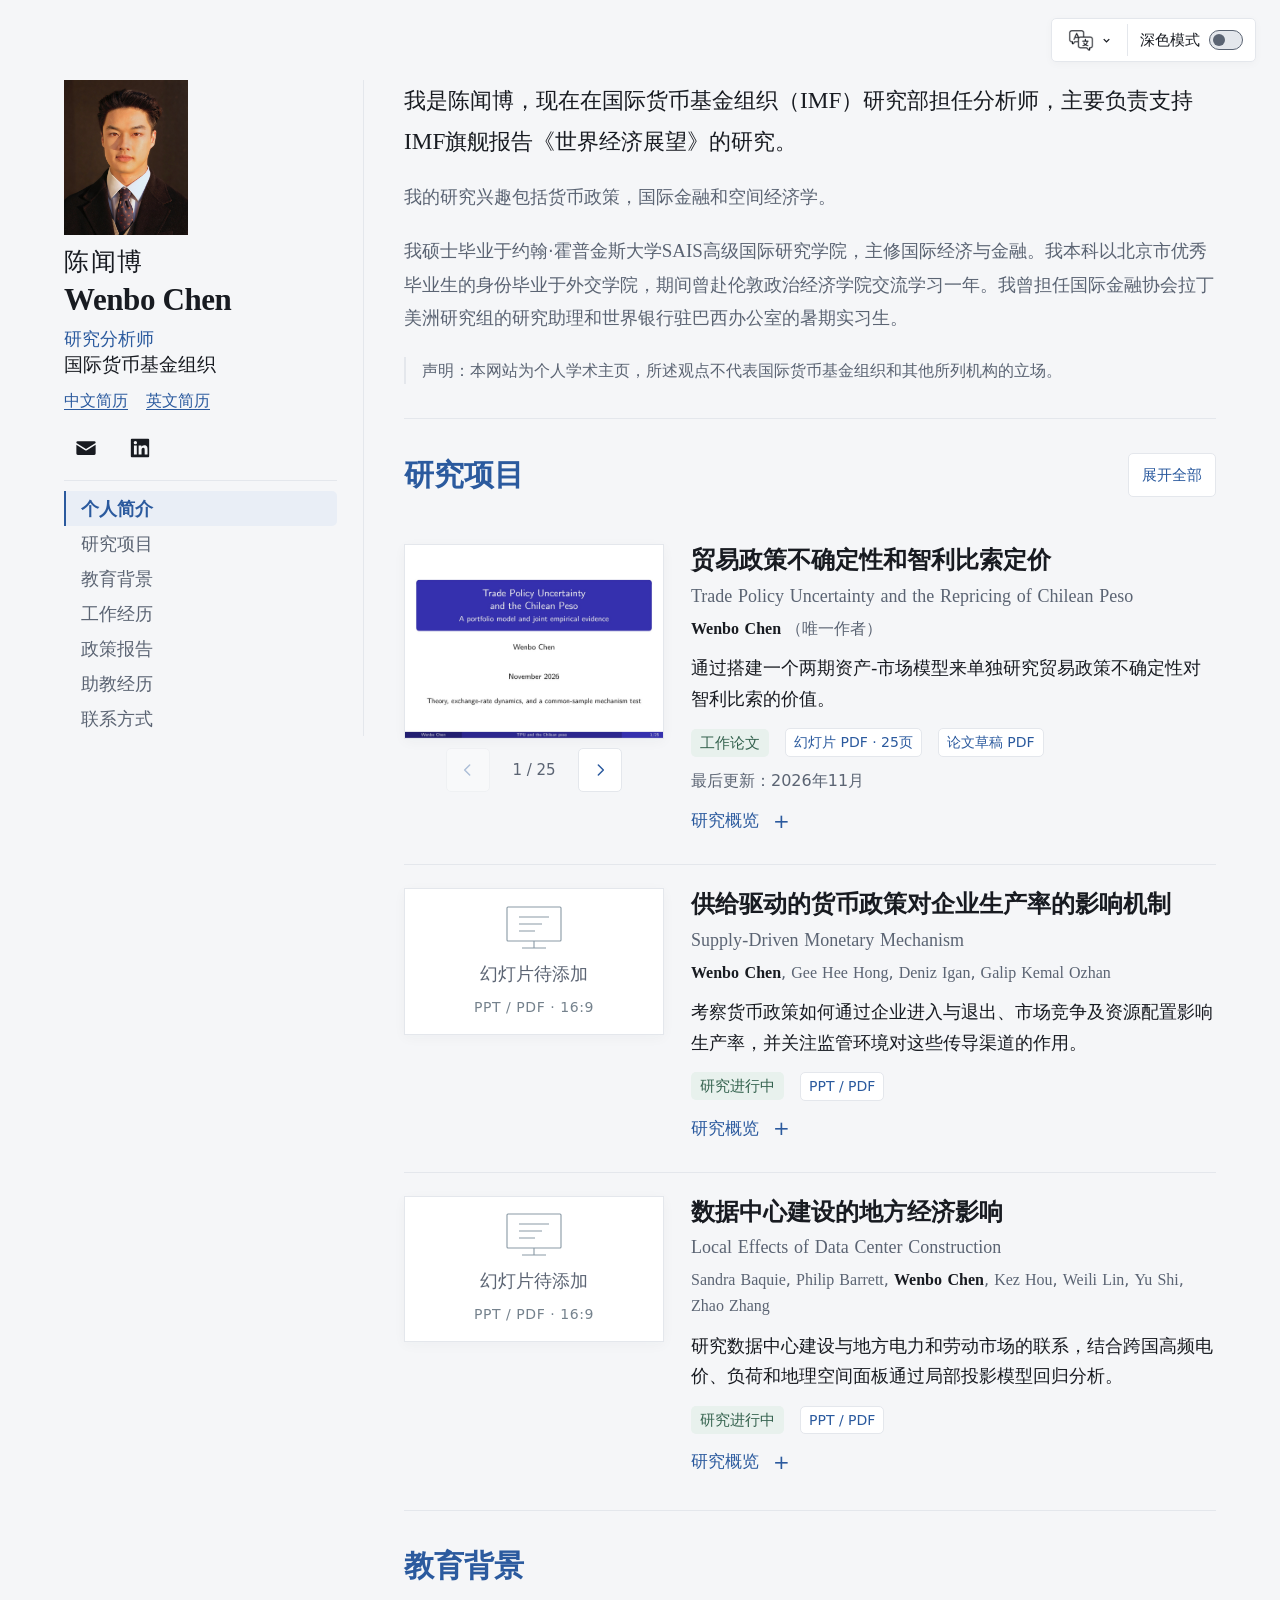
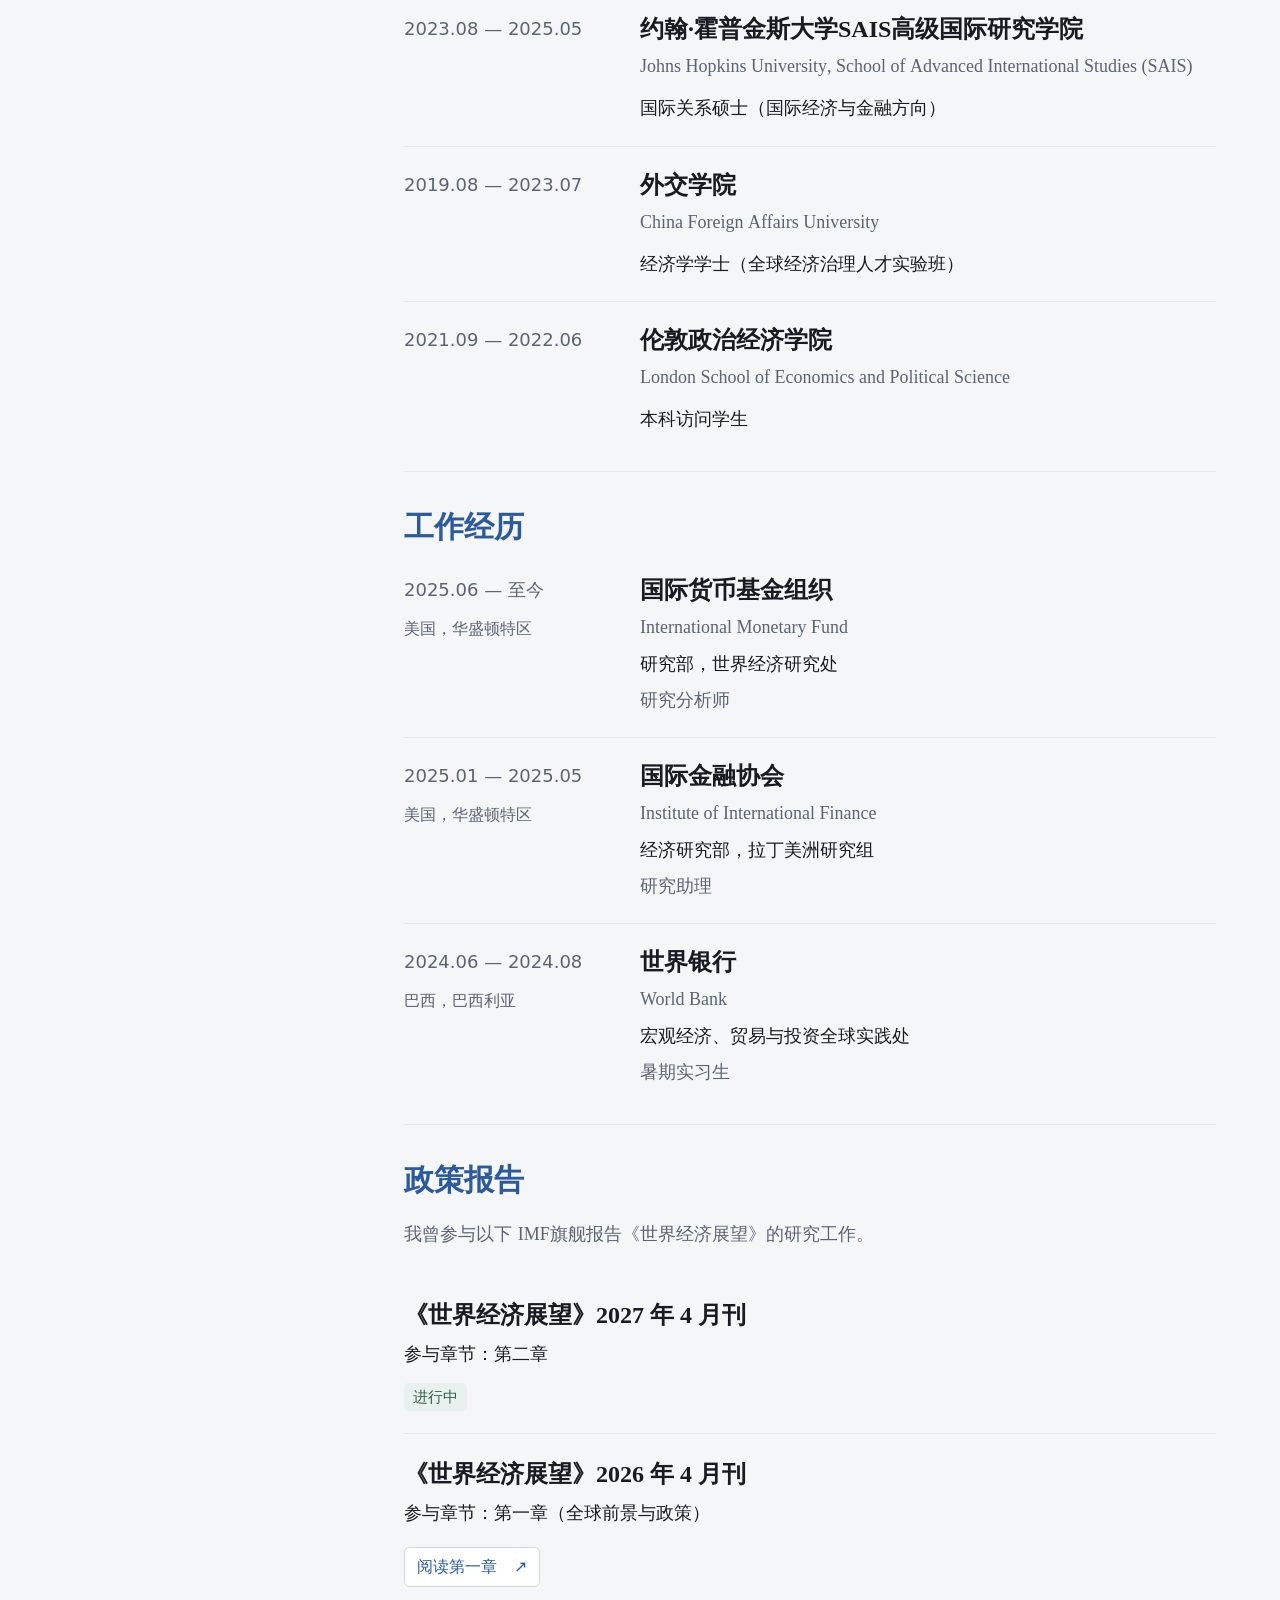
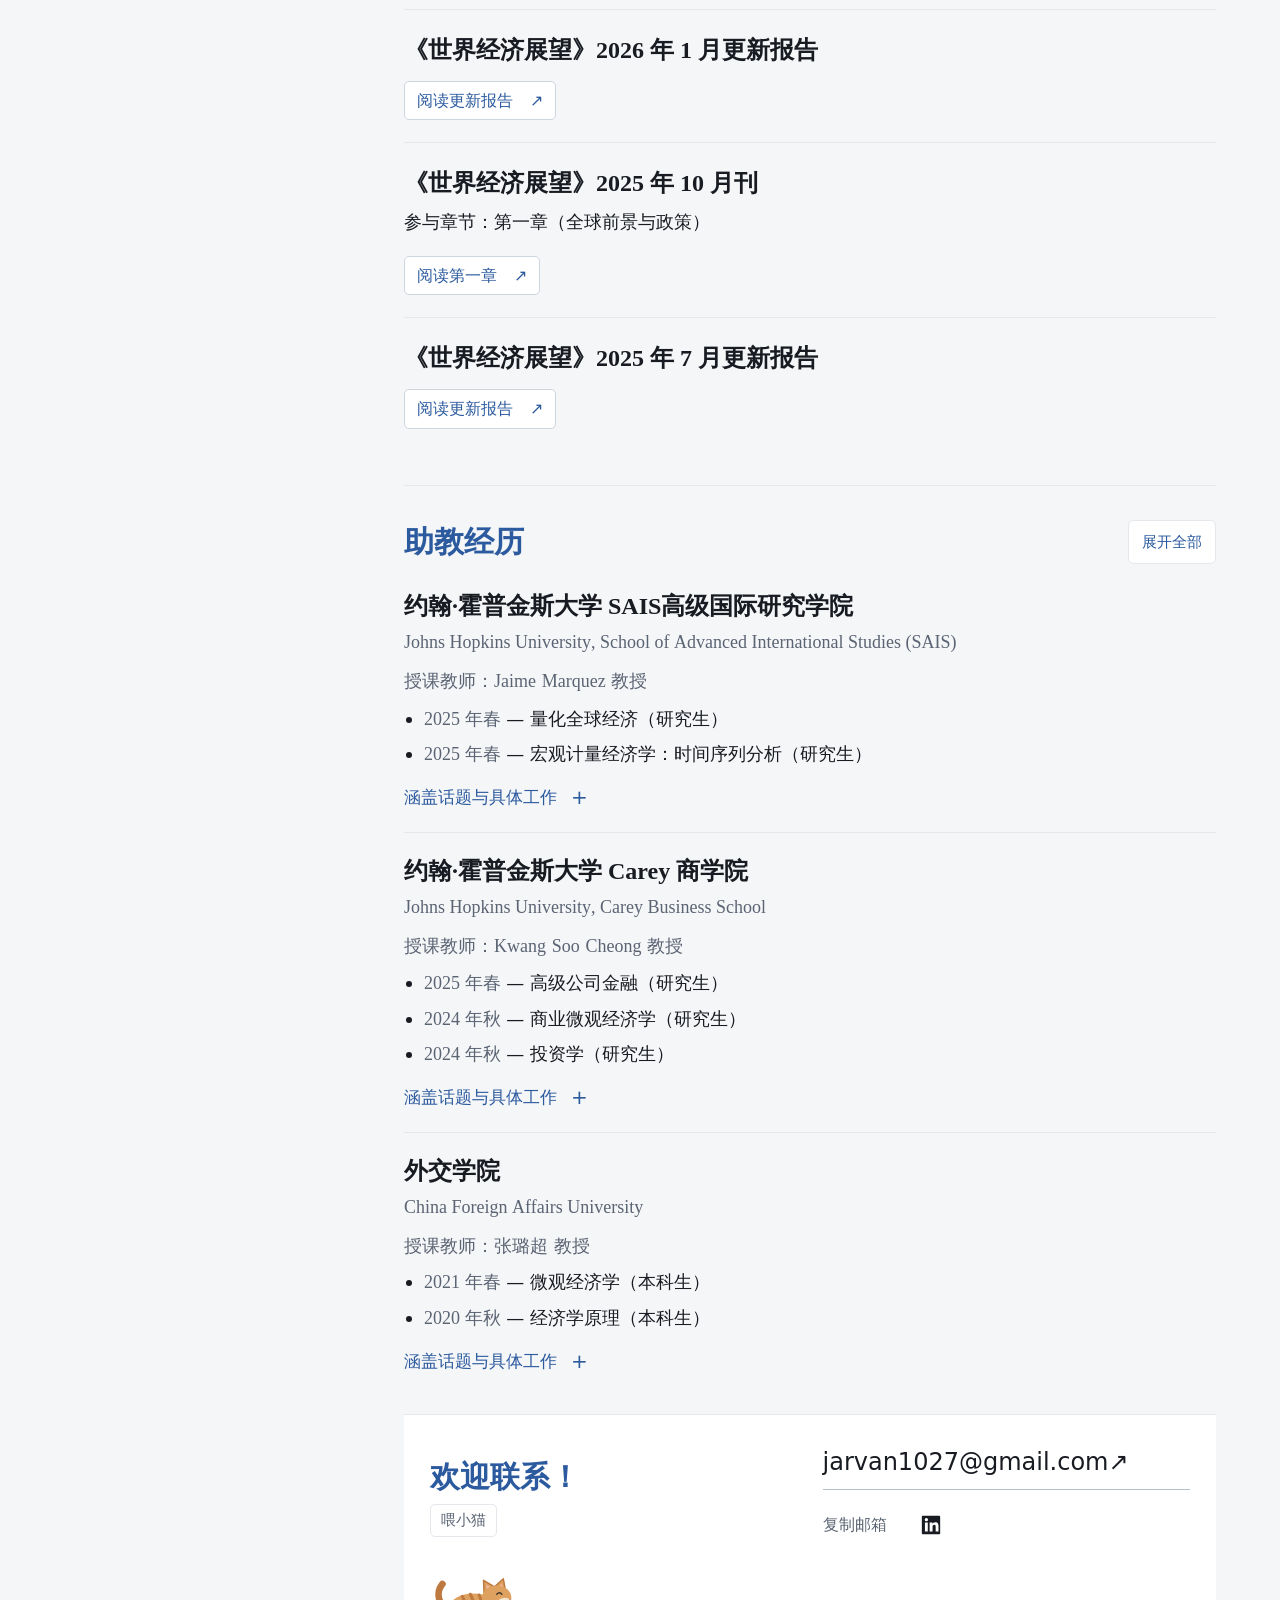
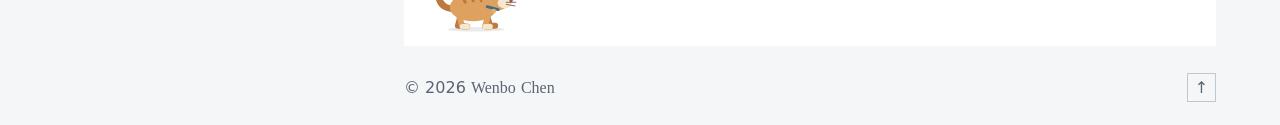
<file: index.html>
<!doctype html>
<html lang="zh-CN">
<head>
  <meta charset="UTF-8"><meta name="viewport" content="width=device-width,initial-scale=1">
  <title>陈闻博 Wenbo Chen｜个人学术主页</title>
  <meta property="og:title" content="陈闻博 Wenbo Chen｜个人学术主页">
  <meta name="twitter:title" content="陈闻博 Wenbo Chen｜个人学术主页">
  <meta property="og:image" content="https://wenbochen1027.github.io/assets/share-portrait.jpg">
  <meta property="og:image:secure_url" content="https://wenbochen1027.github.io/assets/share-portrait.jpg">
  <meta property="og:image:type" content="image/jpeg">
  <meta property="og:image:width" content="800">
  <meta property="og:image:height" content="800">
  <meta property="og:image:alt" content="陈闻博 Wenbo Chen 的头像">
  <meta name="twitter:card" content="summary">
  <meta name="twitter:image" content="https://wenbochen1027.github.io/assets/share-portrait.jpg">
  <meta name="twitter:image:alt" content="陈闻博 Wenbo Chen 的头像">
  <meta name="description" content="Wenbo Chen is a Research Analyst at the IMF. Research interests: macroeconomics, monetary policy and firm productivity, and energy economics.">
  <meta name="theme-color" content="#f5f6f8">
  <link rel="icon" href="./assets/favicon.svg" type="image/svg+xml">
  <script>try{document.documentElement.dataset.theme=localStorage.getItem("wenbo-site-theme")==="dark"?"dark":"light"}catch(_){document.documentElement.dataset.theme="light"}</script>
  <link rel="stylesheet" href="./assets/style.css?v=cat-feed">
  <script defer src="./assets/site.js?v=cat-feed"></script>
</head>
<body>
<div class="page-preferences" role="group" aria-label="页面设置" data-label-zh="页面设置" data-label-en="Page preferences">
  <div class="language-picker">
    <button id="language-select" class="language-menu-button" type="button" aria-label="语言" data-label-zh="语言" data-label-en="Language" aria-haspopup="menu" aria-expanded="false" aria-controls="language-menu">
      <span class="language-symbol" aria-hidden="true"></span>
      <svg class="language-chevron" aria-hidden="true" focusable="false" viewBox="0 0 12 12"><path d="m3 4.5 3 3 3-3"/></svg>
    </button>
    <div id="language-menu" class="language-menu" role="menu" aria-label="语言" data-label-zh="语言" data-label-en="Language" hidden>
      <button type="button" role="menuitemradio" aria-checked="true" data-language="zh" lang="zh-CN">中文</button>
      <button type="button" role="menuitemradio" aria-checked="false" data-language="en" lang="en">English</button>
    </div>
  </div>
  <label class="theme-control" for="theme-toggle">
    <span data-zh="深色模式" data-en="Dark mode">深色模式</span>
    <input id="theme-toggle" type="checkbox" role="switch" aria-label="深色模式" data-label-zh="深色模式" data-label-en="Dark mode">
  </label>
</div>
<a class="skip-link" href="#main"><span data-zh="跳至正文" data-en="Skip to content">跳至正文</span></a>
<nav class="mobile-section-nav" aria-label="Sections" data-label-zh="章节导航" data-label-en="Sections">
  <a href="#about" aria-current="location" data-zh="关于" data-en="About">关于</a>
  <a href="#research" data-zh="项目" data-en="Projects">项目</a>
  <a href="#education" data-zh="教育" data-en="Education">教育</a>
  <a href="#experience" data-zh="工作" data-en="Work">工作</a>
  <a href="#reports" data-zh="政策" data-en="Reports">政策</a>
  <a href="#teaching" data-zh="助教" data-en="Teaching">助教</a>
  <a href="#contact" data-zh="联络" data-en="Contacts">联络</a>
</nav>
<div class="page-layout" id="home">
<aside class="sidebar" aria-label="Profile and section navigation">
  <div class="sidebar-profile">
    <a href="#about" class="profile-portrait" aria-label="Wenbo Chen home"><img src="./assets/IMG_1673.JPG" alt="陈闻博 · Wenbo Chen" width="4947" height="6596" fetchpriority="high"></a>
    <div class="identity-block"><h1 id="profile-name" class="profile-name"><span class="profile-chinese-name" lang="zh-CN">陈闻博</span><span class="profile-english-name" lang="en">Wenbo Chen</span></h1>
      <p class="profile-role" data-zh="研究分析师" data-en="Research Analyst">研究分析师</p>
      <p class="profile-affiliation" data-zh="国际货币基金组织" data-en="International Monetary Fund">国际货币基金组织</p>
    </div>
  </div>
  <div class="sidebar-cv-links" aria-label="简历 / Curriculum vitae">
    <a href="./assets/wenbo-chen-cv-cn.pdf" target="_blank" rel="noopener noreferrer" type="application/pdf" data-zh="中文简历" data-en="Chinese CV">中文简历</a>
    <a href="./assets/wenbo-chen-cv-en.pdf" target="_blank" rel="noopener noreferrer" type="application/pdf" data-zh="英文简历" data-en="English CV">英文简历</a>
  </div>
  <div class="sidebar-actions">
    <a class="icon-link" href="mailto:jarvan1027@gmail.com" data-label-zh="邮箱" data-label-en="Email" aria-label="邮箱" title="邮箱"><svg aria-hidden="true" focusable="false" xmlns="http://www.w3.org/2000/svg" width="24" height="24" viewBox="0 0 24 24" fill="currentColor"><path d="M3 4.5h18A1.5 1.5 0 0 1 22.5 6v.5L12 13 1.5 6.5V6A1.5 1.5 0 0 1 3 4.5Zm-1.5 4 9.97 6.17a1 1 0 0 0 1.06 0L22.5 8.5V18a1.5 1.5 0 0 1-1.5 1.5H3A1.5 1.5 0 0 1 1.5 18Z"/></svg></a>
    <a class="icon-link" href="https://www.linkedin.com/in/chen-wenbo/" target="_blank" rel="noopener noreferrer" data-label-zh="领英" data-label-en="LinkedIn" aria-label="领英" title="领英"><svg aria-hidden="true" focusable="false" xmlns="http://www.w3.org/2000/svg" width="24" height="24" viewBox="0 0 24 24" fill="currentColor"><path fill-rule="evenodd" d="M3 2h18a1 1 0 0 1 1 1v18a1 1 0 0 1-1 1H3a1 1 0 0 1-1-1V3a1 1 0 0 1 1-1Zm2.4 7.2h3.1v10H5.4Zm1.55-4.8a1.8 1.8 0 1 0 0 3.6 1.8 1.8 0 0 0 0-3.6Zm3.55 4.8h3v1.4c.5-.9 1.5-1.7 3.1-1.7 3.1 0 3.6 2 3.6 4.6v5.7h-3.1v-5.1c0-1.2 0-2.5-1.5-2.5s-1.9 1.2-1.9 2.4v5.2h-3.2Z" clip-rule="evenodd"/></svg></a>
  </div>
  <div class="sidebar-controls"><button class="menu-button" id="menu-toggle" type="button" aria-expanded="false" aria-controls="section-nav" aria-label="展开或收起导航"><span data-zh="目录" data-en="Menu">目录</span><span aria-hidden="true">☰</span></button></div>
  <nav class="sidebar-nav" id="section-nav" aria-label="Sections"><a class="nav-link active" href="#about" aria-current="location" data-zh="个人简介" data-en="About">个人简介</a><a class="nav-link" href="#research" data-zh="研究项目" data-en="Research Projects">研究项目</a><a class="nav-link" href="#education" data-zh="教育背景" data-en="Education">教育背景</a><a class="nav-link" href="#experience" data-zh="工作经历" data-en="Work Experience">工作经历</a><a class="nav-link" href="#reports" data-zh="政策报告" data-en="Policy Reports">政策报告</a><a class="nav-link" href="#teaching" data-zh="助教经历" data-en="Teaching">助教经历</a><a class="nav-link" href="#contact" data-zh="联系方式" data-en="Contact">联系方式</a></nav>
</aside>
<main class="main-content" id="main">
<section class="about-section" id="about" aria-labelledby="about-heading"><h2 class="visually-hidden" id="about-heading" data-zh="个人简介" data-en="About">个人简介</h2>
<div class="bio-text">
<p class="intro-lead" data-zh="我是陈闻博，现在在国际货币基金组织（IMF）研究部担任分析师，主要负责支持IMF旗舰报告《世界经济展望》的研究。" data-en="I am Wenbo Chen, an analyst in the Research Department of the International Monetary Fund (IMF), where I primarily support research for the IMF’s flagship World Economic Outlook.">我是陈闻博，现在在国际货币基金组织（IMF）研究部担任分析师，主要负责支持IMF旗舰报告《世界经济展望》的研究。</p>
<p data-zh="我的研究兴趣包括货币政策，国际金融和空间经济学。" data-en="My research interests include monetary policy, international finance, and spatial economics.">我的研究兴趣包括货币政策，国际金融和空间经济学。</p>
<p data-zh="我硕士毕业于约翰·霍普金斯大学SAIS高级国际研究学院，主修国际经济与金融。我本科以北京市优秀毕业生的身份毕业于外交学院，期间曾赴伦敦政治经济学院交流学习一年。我曾担任国际金融协会拉丁美洲研究组的研究助理和世界银行驻巴西办公室的暑期实习生。" data-en="I completed my master’s degree at Johns Hopkins University’s School of Advanced International Studies (SAIS), specializing in International Economics and Finance. I graduated from China Foreign Affairs University with recognition as an Outstanding Graduate of Beijing and spent one year on exchange at the London School of Economics during my undergraduate studies. I previously worked as a research assistant with the Institute of International Finance’s Latin America research team and as a summer intern at the World Bank’s Brazil office.">我硕士毕业于约翰·霍普金斯大学SAIS高级国际研究学院，主修国际经济与金融。我本科以北京市优秀毕业生的身份毕业于外交学院，期间曾赴伦敦政治经济学院交流学习一年。我曾担任国际金融协会拉丁美洲研究组的研究助理和世界银行驻巴西办公室的暑期实习生。</p>
</div>
<p class="bio-disclaimer" data-zh="声明：本网站为个人学术主页，所述观点不代表国际货币基金组织和其他所列机构的立场。" data-en="Disclaimer: This is a personal academic website. The views expressed do not represent the positions of the International Monetary Fund or the other institutions listed.">声明：本网站为个人学术主页，所述观点不代表国际货币基金组织和其他所列机构的立场。</p>
</section>
<section class="research-section section" id="research" aria-labelledby="research-heading"><div class="section-heading"><h2 id="research-heading" data-zh="研究项目" data-en="Research Projects">研究项目</h2><button class="research-toggle" id="toggle-research" type="button" aria-expanded="false" aria-controls="tpu-details monetary-details energy-details" data-zh="展开全部" data-en="Expand all" hidden>展开全部</button></div><div class="research-list">
<article class="project-category" aria-labelledby="tpu-title"><div class="presentation-row"><div class="slide-deck" id="tpu-slide-deck" role="group" aria-label="研究幻灯片预览" data-label-zh="研究幻灯片预览" data-label-en="Research slide preview"><a class="slide-preview slide-preview-linked" id="tpu-slide-link" href="assets/wenbo-chen-tpu-slides-202611.pdf#page=1" target="_blank" rel="noopener" aria-label="打开研究幻灯片（PDF，25页）" title="打开研究幻灯片（PDF，25页）" data-label-zh="打开研究幻灯片（PDF，25页）" data-label-en="Open research slides (PDF, 25 pages)"><img id="tpu-slide-image" src="assets/tpu-slides-202611/page-01.jpg" alt="Trade Policy Uncertainty and the Chilean Peso — Wenbo Chen" width="1200" height="900" loading="lazy"></a><div class="slide-controls" id="tpu-slide-controls" hidden><button class="slide-arrow" id="tpu-slide-prev" type="button" aria-label="上一页" title="上一页" data-label-zh="上一页" data-label-en="Previous slide" aria-controls="tpu-slide-image" disabled><svg viewBox="0 0 24 24" width="20" height="20" aria-hidden="true" focusable="false"><path d="m14 6-6 6 6 6" fill="none" stroke="currentColor" stroke-width="1.8" stroke-linecap="round" stroke-linejoin="round"/></svg></button><output class="slide-page" id="tpu-slide-page" aria-live="polite" aria-atomic="true">1 / 25</output><button class="slide-arrow" id="tpu-slide-next" type="button" aria-label="下一页" title="下一页" data-label-zh="下一页" data-label-en="Next slide" aria-controls="tpu-slide-image"><svg viewBox="0 0 24 24" width="20" height="20" aria-hidden="true" focusable="false"><path d="m10 6 6 6-6 6" fill="none" stroke="currentColor" stroke-width="1.8" stroke-linecap="round" stroke-linejoin="round"/></svg></button></div></div><div class="presentation-info"><h3 id="tpu-title" class="presentation-title" data-zh="贸易政策不确定性和智利比索定价" data-en="Trade Policy Uncertainty and the Repricing of Chilean Peso">贸易政策不确定性和智利比索定价</h3><p class="english-name project-english" lang="en">Trade Policy Uncertainty and the Repricing of Chilean Peso</p><p class="project-authors"><span class="author-name" lang="en"><strong>Wenbo Chen</strong></span> <span data-zh="（唯一作者）" data-en="(Sole author)">（唯一作者）</span></p><p class="presentation-description" data-zh="通过搭建一个两期资产-市场模型来单独研究贸易政策不确定性对智利比索的价值。" data-en="We develop a two-period asset-market model to isolate the effect of trade policy uncertainty on the current value of the Chilean peso.">通过搭建一个两期资产-市场模型来单独研究贸易政策不确定性对智利比索的价值。</p><div class="presentation-meta"><span class="project-status" data-zh="工作论文" data-en="Working Paper">工作论文</span><a class="material-format" href="assets/wenbo-chen-tpu-slides-202611.pdf" target="_blank" rel="noopener" data-zh="幻灯片 PDF · 25页" data-en="Slides PDF · 25 pages">幻灯片 PDF · 25页</a><a class="material-format" href="assets/wenbo-chen-tpu-draft-202611.pdf" target="_blank" rel="noopener" data-zh="论文草稿 PDF" data-en="Draft PDF">论文草稿 PDF</a><span data-zh="最后更新：2026年11月" data-en="Last updated: November 2026">最后更新：2026年11月</span></div><details class="project-details" id="tpu-details"><summary><span data-zh="研究概览" data-en="Research overview">研究概览</span><span class="plus" aria-hidden="true">+</span></summary><div class="details-content"><p data-zh="通过构建一个两期资产市场模型，单独考察贸易政策不确定性对智利比索当前价值的影响。风险厌恶的投资者在安全的美元资产和美元收益不确定的比索资产之间配置财富，当前汇率由比索资产市场的出清条件决定。当投资者整体承担的比索风险净敞口为正时，期末比索美元价值分布的保均值扩散（即均值不变而分布更加分散）会降低比索的当前价值。如果比索资产能够对冲投资者整体的背景负债，则结论相反。这些均衡预测取决于特定条件；模型既未确定总体敞口的符号，也未建立观测到的贸易政策不确定性（TPU）指数与货币风险之间的映射关系。" data-en="We develop a two-period asset-market model to isolate the effect of trade policy uncertainty on the current value of the Chilean peso. Risk-averse investors allocate wealth between a safe dollar asset and a peso asset with an uncertain dollar payoff. The current exchange rate clears the peso-asset market. When investors collectively bear a positive net exposure to peso risk, a mean-preserving increase in the dispersion of the terminal dollar value of the peso lowers its current value. The opposite result obtains when the peso asset provides a hedge against investors’ aggregate background liabilities. These are conditional equilibrium predictions; neither the sign of aggregate exposure nor the mapping from the observed TPU index into currency risk is established by the model.">通过构建一个两期资产市场模型，单独考察贸易政策不确定性对智利比索当前价值的影响。风险厌恶的投资者在安全的美元资产和美元收益不确定的比索资产之间配置财富，当前汇率由比索资产市场的出清条件决定。当投资者整体承担的比索风险净敞口为正时，期末比索美元价值分布的保均值扩散（即均值不变而分布更加分散）会降低比索的当前价值。如果比索资产能够对冲投资者整体的背景负债，则结论相反。这些均衡预测取决于特定条件；模型既未确定总体敞口的符号，也未建立观测到的贸易政策不确定性（TPU）指数与货币风险之间的映射关系。</p><p style="margin-top:14px" data-zh="这一机制属于汇率决定的资产组合理论。Gabaix 和 Maggiori（2015）提出了更广泛的理论，说明金融中介的风险敞口与风险承担能力如何影响汇率。本研究的模型是一个独立且刻意保持简洁的局部均衡模型，在不预设简约形式的货币需求方程的情况下，从预期效用出发，同时推导资产组合需求与当前汇率。" data-en="The mechanism belongs to the portfolio approach to exchange-rate determination. Gabaix and Maggiori (2015) provide a broader theory in which financial intermediaries’ exposures and capacity to bear risk affect exchange rates. The model below is a separate, deliberately small partial-equilibrium construction. It derives both portfolio demand and the current exchange rate from expected utility without imposing a reduced-form currency-demand equation.">这一机制属于汇率决定的资产组合理论。Gabaix 和 Maggiori（2015）提出了更广泛的理论，说明金融中介的风险敞口与风险承担能力如何影响汇率。本研究的模型是一个独立且刻意保持简洁的局部均衡模型，在不预设简约形式的货币需求方程的情况下，从预期效用出发，同时推导资产组合需求与当前汇率。</p></div></details></div></div></article>
<article class="project-category" aria-labelledby="monetary-title"><div class="presentation-row"><div class="slide-preview"><svg viewBox="0 0 64 48" width="64" height="48" aria-hidden="true" focusable="false"><rect x="5" y="4" width="54" height="34" rx="1"/><path d="M20 45h24M32 38v7M17 14h30M17 21h23M17 28h16"/></svg><span class="slide-placeholder-label" data-zh="幻灯片待添加" data-en="Slides to be added">幻灯片待添加</span><span class="slide-format">PPT / PDF · 16:9</span></div><div class="presentation-info"><h3 id="monetary-title" class="presentation-title" data-zh="供给驱动的货币政策对企业生产率的影响机制" data-en="Supply-Driven Monetary Mechanism">供给驱动的货币政策对企业生产率的影响机制</h3><p class="english-name project-english" lang="en">Supply-Driven Monetary Mechanism</p><p class="project-authors" lang="en"><span class="author-name"><strong>Wenbo Chen</strong></span>, <span class="author-name">Gee Hee Hong</span>, <span class="author-name">Deniz Igan</span>, <span class="author-name">Galip Kemal Ozhan</span></p><p class="presentation-description" data-zh="考察货币政策如何通过企业进入与退出、市场竞争及资源配置影响生产率，并关注监管环境对这些传导渠道的作用。" data-en="Examining how monetary policy affects productivity through firm entry and exit, market competition, and resource allocation, and how regulation shapes these transmission channels.">考察货币政策如何通过企业进入与退出、市场竞争及资源配置影响生产率，并关注监管环境对这些传导渠道的作用。</p><div class="presentation-meta"><span class="project-status" data-zh="研究进行中" data-en="Research in progress">研究进行中</span><span class="material-format">PPT / PDF</span></div><details class="project-details" id="monetary-details"><summary><span data-zh="研究概览" data-en="Research overview">研究概览</span><span class="plus" aria-hidden="true">+</span></summary><div class="details-content"><p data-zh="相关工作包括跨国企业数据处理、生产率估计、货币政策立场指标构建，以及动态响应分析。" data-en="Related work includes cross-country firm data processing, productivity estimation, monetary policy stance measures, and dynamic response analysis.">相关工作包括跨国企业数据处理、生产率估计、货币政策立场指标构建，以及动态响应分析。</p></div></details></div></div></article>
<article class="project-category" aria-labelledby="energy-title"><div class="presentation-row"><div class="slide-preview"><svg viewBox="0 0 64 48" width="64" height="48" aria-hidden="true" focusable="false"><rect x="5" y="4" width="54" height="34" rx="1"/><path d="M20 45h24M32 38v7M17 14h30M17 21h23M17 28h16"/></svg><span class="slide-placeholder-label" data-zh="幻灯片待添加" data-en="Slides to be added">幻灯片待添加</span><span class="slide-format">PPT / PDF · 16:9</span></div><div class="presentation-info"><h3 id="energy-title" class="presentation-title" data-zh="数据中心建设的地方经济影响" data-en="Local Effects of Data Center Construction">数据中心建设的地方经济影响</h3><p class="english-name project-english" lang="en">Local Effects of Data Center Construction</p><p class="project-authors" lang="en"><span class="author-name">Sandra Baquie</span>, <span class="author-name">Philip Barrett</span>, <span class="author-name"><strong>Wenbo Chen</strong></span>, <span class="author-name">Kez Hou</span>, <span class="author-name">Weili Lin</span>, <span class="author-name">Yu Shi</span>, <span class="author-name">Zhao Zhang</span></p><p class="presentation-description" data-zh="研究数据中心建设与地方电力和劳动市场的联系，结合跨国高频电价、负荷和地理空间面板通过局部投影模型回归分析。" data-en="Studying the links between data center construction and local electricity and labor markets through local projection regressions using cross-country panel data on high-frequency electricity prices, load, and geospatial information.">研究数据中心建设与地方电力和劳动市场的联系，结合跨国高频电价、负荷和地理空间面板通过局部投影模型回归分析。</p><div class="presentation-meta"><span class="project-status" data-zh="研究进行中" data-en="Research in progress">研究进行中</span><span class="material-format">PPT / PDF</span></div><details class="project-details" id="energy-details"><summary><span data-zh="研究概览" data-en="Research overview">研究概览</span><span class="plus" aria-hidden="true">+</span></summary><div class="details-content"><p data-zh="相关工作包括整理跨国高频批发电价与用电负荷数据，统一时间频率、币种和计量单位，并结合基础设施与区位信息开展地理空间分析。" data-en="Related work includes harmonizing cross-country wholesale electricity prices and load, standardizing frequency, currencies and units, and conducting geospatial analysis using infrastructure and location data.">相关工作包括整理跨国高频批发电价与用电负荷数据，统一时间频率、币种和计量单位，并结合基础设施与区位信息开展地理空间分析。</p></div></details></div></div></article>
</div></section>
<section class="section education-section" id="education" aria-labelledby="education-heading"><div class="section-heading"><h2 id="education-heading" data-zh="教育背景" data-en="Education">教育背景</h2></div><div class="timeline"><div class="timeline-item"><div class="timeline-date" data-zh="2023.08 — 2025.05" data-en="Aug. 2023 — May 2025">2023.08 — 2025.05</div><h3><a class="institution-link" href="https://sais.jhu.edu/" target="_blank" rel="noopener noreferrer" data-zh="约翰·霍普金斯大学SAIS高级国际研究学院" data-en="Johns Hopkins University, School of Advanced International Studies (SAIS)">约翰·霍普金斯大学SAIS高级国际研究学院</a></h3><p class="english-name education-english" lang="en">Johns Hopkins University, School of Advanced International Studies (SAIS)</p><p class="timeline-detail" data-zh="国际关系硕士（国际经济与金融方向）" data-en="M.A. in International Relations (International Economics and Finance)">国际关系硕士（国际经济与金融方向）</p></div><div class="timeline-item"><div class="timeline-date" data-zh="2019.08 — 2023.07" data-en="Aug. 2019 — Jul. 2023">2019.08 — 2023.07</div><h3><a class="institution-link" href="https://www.cfau.edu.cn/" target="_blank" rel="noopener noreferrer" data-zh="外交学院" data-en="China Foreign Affairs University">外交学院</a></h3><p class="english-name education-english" lang="en">China Foreign Affairs University</p><p data-zh="经济学学士（全球经济治理人才实验班）" data-en="Bachelor of Economics in Finance">经济学学士（全球经济治理人才实验班）</p></div><div class="timeline-item"><div class="timeline-date" data-zh="2021.09 — 2022.06" data-en="Sep. 2021 — Jun. 2022">2021.09 — 2022.06</div><h3><a class="institution-link" href="https://www.lse.ac.uk/" target="_blank" rel="noopener noreferrer" data-zh="伦敦政治经济学院" data-en="London School of Economics and Political Science">伦敦政治经济学院</a></h3><p class="english-name education-english" lang="en">London School of Economics and Political Science</p><p data-zh="本科访问学生" data-en="Visiting Undergraduate Student">本科访问学生</p></div></div></section>
<section class="section experience-section" id="experience" aria-labelledby="experience-heading"><div class="section-heading"><h2 id="experience-heading" data-zh="工作经历" data-en="Work Experience">工作经历</h2></div><div class="timeline"><div class="timeline-item"><div class="timeline-meta"><div class="timeline-date"><span data-zh="2025.06 — 至今" data-en="Jun. 2025 — Present">2025.06 — 至今</span></div><p class="timeline-location" data-zh="美国，华盛顿特区" data-en="Washington, DC, USA">美国，华盛顿特区</p></div><h3><a class="institution-link" href="https://www.imf.org/" target="_blank" rel="noopener noreferrer" data-zh="国际货币基金组织" data-en="International Monetary Fund">国际货币基金组织</a></h3><p class="english-name institution-english" lang="en">International Monetary Fund</p><p data-zh="研究部，世界经济研究处" data-en="Research Department, World Economic Studies Division">研究部，世界经济研究处</p><p class="timeline-detail" data-zh="研究分析师" data-en="Research Analyst">研究分析师</p></div><div class="timeline-item"><div class="timeline-meta"><div class="timeline-date" data-zh="2025.01 — 2025.05" data-en="Jan. 2025 — May 2025">2025.01 — 2025.05</div><p class="timeline-location" data-zh="美国，华盛顿特区" data-en="Washington, DC, USA">美国，华盛顿特区</p></div><h3><a class="institution-link" href="https://www.iif.com/" target="_blank" rel="noopener noreferrer" data-zh="国际金融协会" data-en="Institute of International Finance">国际金融协会</a></h3><p class="english-name institution-english" lang="en">Institute of International Finance</p><p data-zh="经济研究部，拉丁美洲研究组" data-en="Economic Research Department, Latin America Research Group">经济研究部，拉丁美洲研究组</p><p class="timeline-detail" data-zh="研究助理" data-en="Research Assistant">研究助理</p></div><div class="timeline-item"><div class="timeline-meta"><div class="timeline-date" data-zh="2024.06 — 2024.08" data-en="Jun. 2024 — Aug. 2024">2024.06 — 2024.08</div><p class="timeline-location" data-zh="巴西，巴西利亚" data-en="Brasília, Brazil">巴西，巴西利亚</p></div><h3><a class="institution-link" href="https://www.worldbank.org/" target="_blank" rel="noopener noreferrer" data-zh="世界银行" data-en="World Bank">世界银行</a></h3><p class="english-name institution-english" lang="en">World Bank</p><p data-zh="宏观经济、贸易与投资全球实践处" data-en="Macroeconomics, Trade and Investment Global Practice">宏观经济、贸易与投资全球实践处</p><p class="timeline-detail" data-zh="暑期实习生" data-en="Summer Intern">暑期实习生</p></div></div></section>
<section class="section reports-section" id="reports" aria-labelledby="reports-heading"><div class="section-heading"><h2 id="reports-heading" data-zh="政策报告" data-en="Policy Reports">政策报告</h2></div><p class="reports-intro" data-zh="我曾参与以下 IMF旗舰报告《世界经济展望》的研究工作。" data-en="I contributed to research for the following editions of the IMF’s flagship World Economic Outlook.">我曾参与以下 IMF旗舰报告《世界经济展望》的研究工作。</p><div class="report-list">
<article class="report-entry" aria-labelledby="report-2027-apr-heading"><div class="report-content"><h3 id="report-2027-apr-heading" data-zh="《世界经济展望》2027 年 4 月刊" data-en="World Economic Outlook, April 2027">《世界经济展望》2027 年 4 月刊</h3><p class="report-part" data-zh="参与章节：第二章" data-en="Contributing chapter: Chapter 2">参与章节：第二章</p><span class="project-status report-status" data-zh="进行中" data-en="In progress">进行中</span></div></article>
<article class="report-entry" aria-labelledby="report-2026-apr-heading"><div class="report-content"><h3 id="report-2026-apr-heading"><a class="institution-link" href="https://www.imf.org/en/Publications/WEO/Issues/2026/04/14/world-economic-outlook-april-2026" target="_blank" rel="noopener noreferrer" data-zh="《世界经济展望》2026 年 4 月刊" data-en="World Economic Outlook, April 2026">《世界经济展望》2026 年 4 月刊</a></h3><p class="report-part" data-zh="参与章节：第一章（全球前景与政策）" data-en="Contributing chapter: Chapter 1 — Global Prospects and Policies">参与章节：第一章（全球前景与政策）</p><a class="report-link" href="https://www.imf.org/-/media/files/publications/weo/2026/april/english/ch1.pdf?hl=en-US#page=1" target="_blank" rel="noopener noreferrer" type="application/pdf" aria-describedby="report-2026-apr-heading"><span data-zh="阅读第一章" data-en="Read Chapter 1">阅读第一章</span><span aria-hidden="true">↗</span></a></div></article>
<article class="report-entry" aria-labelledby="report-2026-jan-heading"><div class="report-content"><h3 id="report-2026-jan-heading"><a class="institution-link" href="https://www.imf.org/en/publications/weo/issues/2026/01/19/world-economic-outlook-update-january-2026" target="_blank" rel="noopener noreferrer" data-zh="《世界经济展望》2026 年 1 月更新报告" data-en="World Economic Outlook Update, January 2026">《世界经济展望》2026 年 1 月更新报告</a></h3><a class="report-link" href="https://www.imf.org/-/media/files/publications/weo/2026/january/english/text.pdf" target="_blank" rel="noopener noreferrer" type="application/pdf" aria-describedby="report-2026-jan-heading"><span data-zh="阅读更新报告" data-en="Read the update">阅读更新报告</span><span aria-hidden="true">↗</span></a></div></article>
<article class="report-entry" aria-labelledby="report-2025-oct-heading"><div class="report-content"><h3 id="report-2025-oct-heading"><a class="institution-link" href="https://www.imf.org/en/Publications/WEO/Issues/2025/10/14/world-economic-outlook-october-2025" target="_blank" rel="noopener noreferrer" data-zh="《世界经济展望》2025 年 10 月刊" data-en="World Economic Outlook, October 2025">《世界经济展望》2025 年 10 月刊</a></h3><p class="report-part" data-zh="参与章节：第一章（全球前景与政策）" data-en="Contributing chapter: Chapter 1 — Global Prospects and Policies">参与章节：第一章（全球前景与政策）</p><a class="report-link" href="https://www.imf.org/-/media/files/publications/weo/2025/october/english/ch1.pdf#page=1" target="_blank" rel="noopener noreferrer" type="application/pdf" aria-describedby="report-2025-oct-heading"><span data-zh="阅读第一章" data-en="Read Chapter 1">阅读第一章</span><span aria-hidden="true">↗</span></a></div></article>
<article class="report-entry" aria-labelledby="report-2025-jul-heading"><div class="report-content"><h3 id="report-2025-jul-heading"><a class="institution-link" href="https://www.imf.org/en/Publications/WEO/Issues/2025/07/29/world-economic-outlook-update-july-2025" target="_blank" rel="noopener noreferrer" data-zh="《世界经济展望》2025 年 7 月更新报告" data-en="World Economic Outlook Update, July 2025">《世界经济展望》2025 年 7 月更新报告</a></h3><a class="report-link" href="https://www.imf.org/-/media/files/publications/weo/2025/update/july/english/text.pdf" target="_blank" rel="noopener noreferrer" type="application/pdf" aria-describedby="report-2025-jul-heading"><span data-zh="阅读更新报告" data-en="Read the update">阅读更新报告</span><span aria-hidden="true">↗</span></a></div></article>
</div></section>
<section class="teaching-section section" id="teaching" aria-labelledby="teaching-heading"><div class="teaching-intro"><div class="section-heading"><h2 id="teaching-heading" data-zh="助教经历" data-en="Teaching Assistant Experience">助教经历</h2><button class="research-toggle" id="toggle-teaching" type="button" aria-expanded="false" aria-controls="teaching-sais-details teaching-carey-details teaching-cfau-details" data-zh="展开全部" data-en="Expand all" hidden>展开全部</button></div><div class="teaching-groups">
<article class="teaching-school" aria-labelledby="teaching-sais-heading"><h3 id="teaching-sais-heading"><a class="institution-link" href="https://sais.jhu.edu/" target="_blank" rel="noopener noreferrer" data-zh="约翰·霍普金斯大学 SAIS高级国际研究学院" data-en="Johns Hopkins University, School of Advanced International Studies (SAIS)">约翰·霍普金斯大学 SAIS高级国际研究学院</a></h3><p class="english-name institution-english" lang="en">Johns Hopkins University, School of Advanced International Studies (SAIS)</p><p class="teaching-instructor" data-zh="授课教师：Jaime Marquez 教授" data-en="Instructor: Prof. Jaime Marquez">授课教师：Jaime Marquez 教授</p><ul class="teaching-courses"><li><span class="course-term" data-zh="2025 年春" data-en="Spring 2025">2025 年春</span><span aria-hidden="true"> — </span><span class="course-name" data-zh="量化全球经济（研究生）" data-en="Quantitative Global Economics (graduate)">量化全球经济（研究生）</span></li><li><span class="course-term" data-zh="2025 年春" data-en="Spring 2025">2025 年春</span><span aria-hidden="true"> — </span><span class="course-name" data-zh="宏观计量经济学：时间序列分析（研究生）" data-en="Macro Econometrics: Time Series Analysis (graduate)">宏观计量经济学：时间序列分析（研究生）</span></li></ul><details class="project-details teaching-disclosure" id="teaching-sais-details"><summary><span data-zh="涵盖话题与具体工作" data-en="Topics and responsibilities">涵盖话题与具体工作</span><span class="plus" aria-hidden="true">+</span></summary><div class="teaching-details"><p><strong data-zh="涵盖话题：" data-en="Topics: ">涵盖话题：</strong><span data-zh="数据清洗与预处理、VAR 与 VECM 模型、固定效应回归、政策模拟，以及石油价格与汇率预测、泰勒规则等宏观经济应用。" data-en="Data cleaning and preprocessing; VAR and VECM models; fixed-effects regressions; policy simulations; and macroeconomic applications including oil-price and exchange-rate forecasting and the Taylor rule.">数据清洗与预处理、VAR 与 VECM 模型、固定效应回归、政策模拟，以及石油价格与汇率预测、泰勒规则等宏观经济应用。</span></p><p><strong data-zh="具体工作：" data-en="Responsibilities: ">具体工作：</strong><span data-zh="预处理 IMF、美联储等来源的经济数据，为学生作业准备 Stata 工作文件；主持 Stata、PcGive 和 Excel 培训课，讲解相关方法及其在宏观经济研究中的应用。" data-en="Preprocessed economic data from the IMF, the Federal Reserve, and other sources, and prepared Stata work files for student assignments. Led training sessions in Stata, PcGive, and Excel, explaining methods and their applications in macroeconomic research.">预处理 IMF、美联储等来源的经济数据，为学生作业准备 Stata 工作文件；主持 Stata、PcGive 和 Excel 培训课，讲解相关方法及其在宏观经济研究中的应用。</span></p></div></details></article>
<article class="teaching-school" aria-labelledby="teaching-carey-heading"><h3 id="teaching-carey-heading"><a class="institution-link" href="https://carey.jhu.edu/" target="_blank" rel="noopener noreferrer" data-zh="约翰·霍普金斯大学 Carey 商学院" data-en="Johns Hopkins University, Carey Business School">约翰·霍普金斯大学 Carey 商学院</a></h3><p class="english-name institution-english" lang="en">Johns Hopkins University, Carey Business School</p><p class="teaching-instructor" data-zh="授课教师：Kwang Soo Cheong 教授" data-en="Instructor: Prof. Kwang Soo Cheong">授课教师：Kwang Soo Cheong 教授</p><ul class="teaching-courses"><li><span class="course-term" data-zh="2025 年春" data-en="Spring 2025">2025 年春</span><span aria-hidden="true"> — </span><span class="course-name" data-zh="高级公司金融（研究生）" data-en="Advanced Corporate Finance (graduate)">高级公司金融（研究生）</span></li><li><span class="course-term" data-zh="2024 年秋" data-en="Fall 2024">2024 年秋</span><span aria-hidden="true"> — </span><span class="course-name" data-zh="商业微观经济学（研究生）" data-en="Business Microeconomics (graduate)">商业微观经济学（研究生）</span></li><li><span class="course-term" data-zh="2024 年秋" data-en="Fall 2024">2024 年秋</span><span aria-hidden="true"> — </span><span class="course-name" data-zh="投资学（研究生）" data-en="Investments (graduate)">投资学（研究生）</span></li></ul><details class="project-details teaching-disclosure" id="teaching-carey-details"><summary><span data-zh="涵盖话题与具体工作" data-en="Topics and responsibilities">涵盖话题与具体工作</span><span class="plus" aria-hidden="true">+</span></summary><div class="teaching-details"><p><strong data-zh="涵盖话题：" data-en="Topics: ">涵盖话题：</strong><span data-zh="DCF 与 DDM 估值、有效前沿与投资组合最优化、Fama–French 三因子模型、有税与无税条件下的 MM 理论、博弈论，以及完全与不完全竞争市场理论。" data-en="DCF and DDM valuation; the efficient frontier and portfolio optimization; the Fama–French three-factor model; Modigliani–Miller theory with and without taxes; game theory; and models of perfectly and imperfectly competitive markets.">DCF 与 DDM 估值、有效前沿与投资组合最优化、Fama–French 三因子模型、有税与无税条件下的 MM 理论、博弈论，以及完全与不完全竞争市场理论。</span></p><p><strong data-zh="具体工作：" data-en="Responsibilities: ">具体工作：</strong><span data-zh="录制经济与金融学理论复习及 Excel 建模教学视频；批改每周作业、案例研究中的 Excel 建模作业，以及期中和期末试卷。" data-en="Recorded review videos on economic and financial theory and Excel modeling techniques. Graded weekly assignments, Excel-based case studies, and midterm and final examinations.">录制经济与金融学理论复习及 Excel 建模教学视频；批改每周作业、案例研究中的 Excel 建模作业，以及期中和期末试卷。</span></p></div></details></article>
<article class="teaching-school" aria-labelledby="teaching-cfau-heading"><h3 id="teaching-cfau-heading"><a class="institution-link" href="https://www.cfau.edu.cn/" target="_blank" rel="noopener noreferrer" data-zh="外交学院" data-en="China Foreign Affairs University">外交学院</a></h3><p class="english-name institution-english" lang="en">China Foreign Affairs University</p><p class="teaching-instructor" data-zh="授课教师：张璐超 教授" data-en="Instructor: Prof. Luchao Zhang (张璐超)">授课教师：张璐超 教授</p><ul class="teaching-courses"><li><span class="course-term" data-zh="2021 年春" data-en="Spring 2021">2021 年春</span><span aria-hidden="true"> — </span><span class="course-name" data-zh="微观经济学（本科生）" data-en="Microeconomics (undergraduate)">微观经济学（本科生）</span></li><li><span class="course-term" data-zh="2020 年秋" data-en="Fall 2020">2020 年秋</span><span aria-hidden="true"> — </span><span class="course-name" data-zh="经济学原理（本科生）" data-en="Principles of Economics (undergraduate)">经济学原理（本科生）</span></li></ul><details class="project-details teaching-disclosure" id="teaching-cfau-details"><summary><span data-zh="涵盖话题与具体工作" data-en="Topics and responsibilities">涵盖话题与具体工作</span><span class="plus" aria-hidden="true">+</span></summary><div class="teaching-details"><p><strong data-zh="涵盖话题：" data-en="Topics: ">涵盖话题：</strong><span data-zh="消费者选择、生产与成本、市场供求与均衡、完全竞争与垄断，以及外部性与公共品。" data-en="Consumer choice; production and costs; supply, demand, and market equilibrium; perfect competition and monopoly; and externalities and public goods.">消费者选择、生产与成本、市场供求与均衡、完全竞争与垄断，以及外部性与公共品。</span></p><p><strong data-zh="具体工作：" data-en="Responsibilities: ">具体工作：</strong><span data-zh="解答学生问题，批改每周作业以及期中和期末试卷。" data-en="Answered student questions and graded weekly assignments and midterm and final examinations.">解答学生问题，批改每周作业以及期中和期末试卷。</span></p></div></details></article>
</div></div></section>
<section class="contact-section" id="contact" aria-labelledby="contact-heading"><div class="contact-inner"><div><h2 id="contact-heading" data-zh="欢迎联系！" data-en="Get in touch!">欢迎联系！</h2>
<button type="button" class="cat-feed-button" data-zh="喂小猫" data-en="Feed the cat" hidden>喂小猫</button>
<span class="visually-hidden" id="cat-feed-status" role="status"></span>
</div><div class="contact-links"><a class="email-link" href="mailto:jarvan1027@gmail.com">jarvan1027@gmail.com<span aria-hidden="true">↗</span></a><div class="contact-secondary"><button class="copy-email" id="copy-email" type="button" data-zh="复制邮箱" data-en="Copy email">复制邮箱</button><a class="icon-link contact-linkedin" href="https://www.linkedin.com/in/chen-wenbo/" target="_blank" rel="noopener noreferrer" data-label-zh="领英" data-label-en="LinkedIn" aria-label="领英" title="领英"><svg aria-hidden="true" focusable="false" xmlns="http://www.w3.org/2000/svg" width="24" height="24" viewBox="0 0 24 24" fill="currentColor"><path fill-rule="evenodd" d="M3 2h18a1 1 0 0 1 1 1v18a1 1 0 0 1-1 1H3a1 1 0 0 1-1-1V3a1 1 0 0 1 1-1Zm2.4 7.2h3.1v10H5.4Zm1.55-4.8a1.8 1.8 0 1 0 0 3.6 1.8 1.8 0 0 0 0-3.6Zm3.55 4.8h3v1.4c.5-.9 1.5-1.7 3.1-1.7 3.1 0 3.6 2 3.6 4.6v5.7h-3.1v-5.1c0-1.2 0-2.5-1.5-2.5s-1.9 1.2-1.9 2.4v5.2h-3.2Z" clip-rule="evenodd"/></svg></a><span class="copy-feedback" id="copy-feedback" role="status" aria-live="polite"></span></div></div></div>
<div class="contact-cat-track" aria-hidden="true">
  <div class="contact-cat-patrol"><div class="contact-cat-facing">
    <svg class="contact-cat" viewBox="0 0 120 90" xmlns="http://www.w3.org/2000/svg" focusable="false">
      <ellipse cx="63" cy="81" rx="39" ry="3" fill="currentColor" opacity=".09"/>
      <g class="cat-tail"><path d="M32 53C9 52 8 30 17 19" fill="none" stroke="#bd793f" stroke-width="9" stroke-linecap="round"/></g>
      <g class="cat-leg cat-leg-far"><path d="M43 57L38 76H45M76 57L82 76H89" fill="none" stroke="#bd793f" stroke-width="8" stroke-linecap="round" stroke-linejoin="round"/></g>
      <g class="cat-torso">
        <ellipse cx="59" cy="51" rx="32" ry="19" fill="#dfa15f"/>
        <path d="M44 36L48 44M55 33L59 42M67 34L70 42" stroke="#bd793f" stroke-width="4" stroke-linecap="round"/>
        <g class="cat-head">
          <path d="M74 39L73 14L88 23L100 12L105 39Z" fill="#dfa15f" stroke="#bd793f" stroke-width="2" stroke-linejoin="round"/>
          <path d="M77 20L78 31L85 25M98 19L91 26L101 31" fill="#efbbac"/>
          <ellipse cx="91" cy="38" rx="20" ry="17" fill="#dfa15f"/>
          <ellipse cx="102" cy="45" rx="10" ry="7" fill="#f6e7cf"/>
          <path d="M91 33Q95 29 98 33" fill="none" stroke="#42372f" stroke-width="2" stroke-linecap="round"/>
          <path d="M108 40L114 42L109 45Z" fill="#845a50"/>
          <path d="M104 47L116 49M104 44L117 44" stroke="#845a50" stroke-width="1.2" stroke-linecap="round"/>
        </g>
        <path d="M78 50L93 54" stroke="#446b8a" stroke-width="4" stroke-linecap="round"/>
        <circle cx="87" cy="56" r="3" fill="#d7b770"/>
      </g>
      <g class="cat-leg cat-leg-near"><path d="M39 60L44 77H51M80 59L75 77H82" fill="none" stroke="#dfa15f" stroke-width="8" stroke-linecap="round" stroke-linejoin="round"/><path d="M44 77H51M75 77H82" stroke="#f6e7cf" stroke-width="7" stroke-linecap="round"/></g>
    </svg>
  </div></div>
</div></section>
<footer class="footer"><div>© 2026 Wenbo Chen</div><a href="#home" class="back-top" aria-label="Back to top">↑</a></footer>
</main>
</div>
</body></html>
</file>
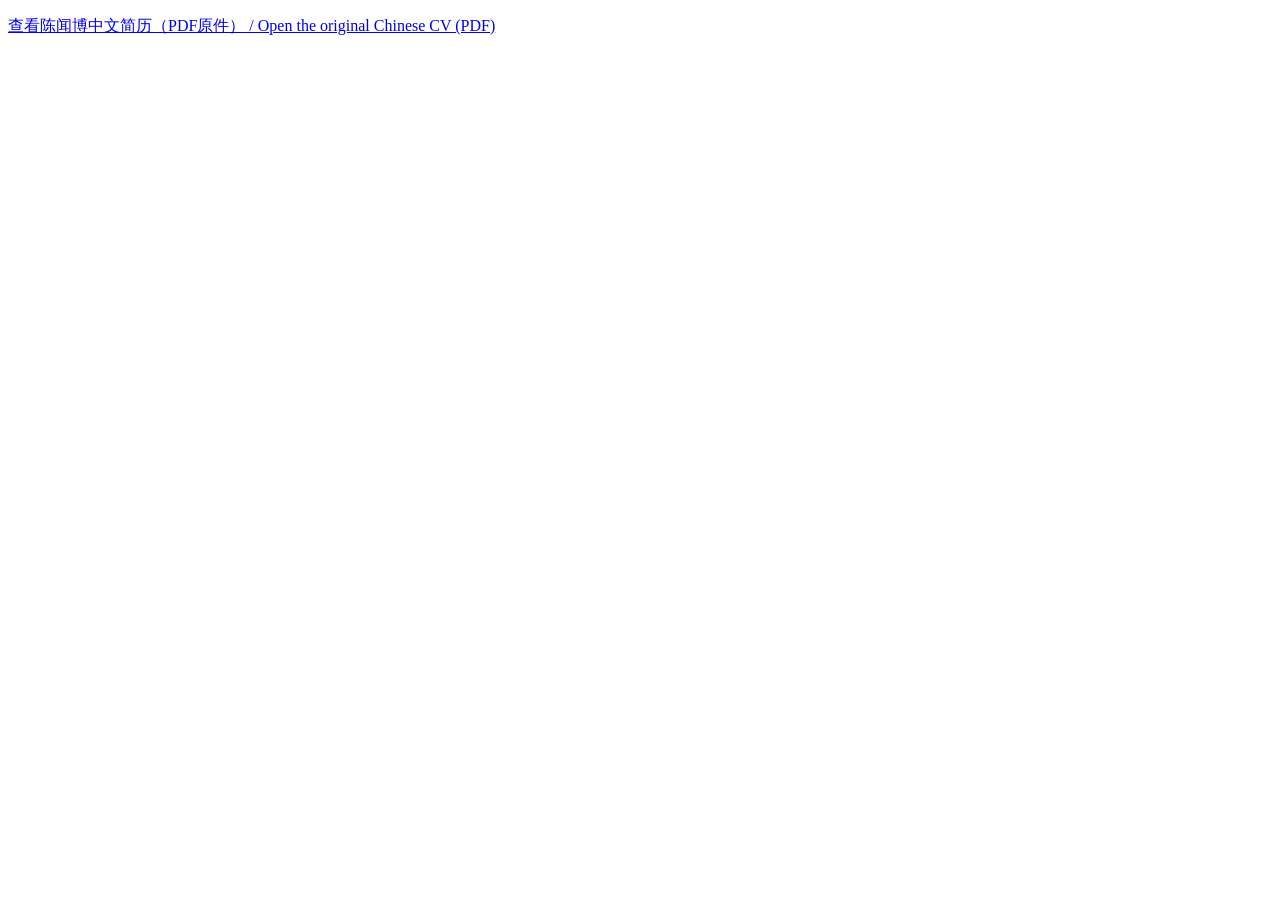
<file: cv.html>
<!doctype html>
<html lang="zh-CN"><head><meta charset="utf-8"><meta name="viewport" content="width=device-width,initial-scale=1"><title>中文简历 · Wenbo Chen</title><meta http-equiv="refresh" content="0;url=./assets/wenbo-chen-cv-cn.pdf"><link rel="canonical" href="./assets/wenbo-chen-cv-cn.pdf"></head><body><p><a href="./assets/wenbo-chen-cv-cn.pdf">查看陈闻博中文简历（PDF原件） / Open the original Chinese CV (PDF)</a></p></body></html>
</file>
<file: assets/style.css>
:root{--paper:#f5f6f8;--surface:#ffffff;--ink:#181b21;--muted:#5b6473;--accent:#2b5a9e;--line:#e4e7ec;--pale:#edf2f9;--sans:system-ui,-apple-system,"Segoe UI",Roboto,Helvetica,Arial,"PingFang SC","Microsoft YaHei","Noto Sans CJK SC","Noto Sans SC",sans-serif;--serif:Charter,"Bitstream Charter","Iowan Old Style","Palatino Linotype",Palatino,Georgia,"Times New Roman","PingFang SC","Microsoft YaHei","Noto Sans CJK SC","Noto Sans SC",serif;--font:var(--sans)}
/* Only Latin text uses Georgia; digits retain their surrounding font. */
.english-text{font-family:Georgia,"Times New Roman",serif}
*{box-sizing:border-box}html{scroll-behavior:smooth;scroll-padding-top:38px}body{margin:0;background:var(--paper);color:var(--ink);font-family:var(--font);font-size:18px;line-height:1.7;-webkit-font-smoothing:antialiased}a{color:inherit;text-decoration:none}button{font:inherit;color:inherit;cursor:pointer}button,summary,a{-webkit-tap-highlight-color:transparent}a:focus-visible,button:focus-visible,summary:focus-visible{outline:2px solid var(--accent);outline-offset:5px}::selection{background:#dce7ee}img{max-width:100%}.visually-hidden{position:absolute!important;width:1px;height:1px;padding:0;margin:-1px;overflow:hidden;clip:rect(0,0,0,0);white-space:nowrap;border:0}.skip-link{position:fixed;left:20px;top:-70px;padding:12px;background:var(--accent);color:white;z-index:99}.skip-link:focus{top:10px}
/* The profile and navigation stay in place while the right column scrolls. */
.page-layout{display:grid;grid-template-columns:300px minmax(0,1fr);gap:40px;width:90%;max-width:1280px;margin:80px auto 0;align-items:start}.sidebar{position:sticky;top:80px;max-height:none;overflow:visible;padding-right:26px;border-right:1px solid var(--line)}.profile-portrait{display:block;position:relative;width:124px;aspect-ratio:4/5;overflow:hidden;background:var(--surface);margin:0 0 12px}.profile-portrait img{position:absolute;inset:0;width:100%;height:100%;object-fit:cover;object-position:50% 28%;transform:scale(1.3);transform-origin:50% 12%}.profile-name{font-family:var(--serif);font-size:31px;line-height:1.2;font-weight:600;letter-spacing:-.4px;margin:0 0 8px}.profile-chinese-name{font-family:var(--sans);font-weight:400;display:block;font-size:25px;letter-spacing:.06em;margin:0 0 4px}.profile-english-name{display:block}.profile-role{font-size:18px;color:var(--accent);line-height:1.4;margin:0}.profile-affiliation{font-size:19px;line-height:1.4;margin:0}.location{font-size:16px;line-height:1.5;color:var(--muted);margin:0}.sidebar-actions{display:flex;flex-wrap:nowrap;align-items:center;gap:10px;margin:10px 0}.icon-link{display:inline-flex;align-items:center;justify-content:center;width:44px;height:44px;flex:0 0 44px;color:var(--muted);border-radius:5px}.icon-link svg{display:block;width:22px;height:22px}.icon-link:hover{color:var(--accent);background:var(--pale)}.text-link{display:inline-flex;align-items:center;gap:8px;border-bottom:1px solid #acb8c1;padding-bottom:2px;font-size:16px;line-height:1.5;white-space:nowrap}.text-link:hover{color:var(--accent);border-color:var(--accent)}.sidebar-controls{display:none}.language-button{background:none;border:0;padding:0;width:44px;height:44px;flex:0 0 44px;font-size:16px;display:inline-flex;align-items:center;justify-content:center;white-space:nowrap;color:var(--muted);border-radius:5px}.language-button:hover{color:var(--accent);background:var(--pale)}.menu-button{display:none}.sidebar-nav{display:flex;flex-direction:column;border-top:1px solid var(--line);padding-top:10px;gap:0}.nav-link{display:block;border-left:2px solid transparent;padding:4px 0 4px 15px;font-size:18px;line-height:1.5;color:var(--muted)}.nav-link:hover{color:var(--accent)}.nav-link.active{font-weight:600;border-left-color:var(--accent);background:#e9eef6;border-radius:0 5px 5px 0;color:var(--accent)}.main-content{min-width:0}.about-section{padding:0 0 34px}.intro-lead{font-family:var(--serif);font-size:23px;line-height:1.7;margin:0 0 21px;max-width:880px}.bio-text>p{font-size:18px;line-height:1.85;margin:0 0 19px;max-width:900px}.bio-text>.intro-lead{font-size:22px;line-height:1.75;color:var(--ink)}.bio-text>p:not(.intro-lead){color:var(--muted)}.bio-text>p:last-child{margin-bottom:23px}.project-details summary{display:inline-flex;gap:14px;align-items:center;cursor:pointer;list-style:none}.project-details summary::-webkit-details-marker{display:none}.plus{display:inline-block;font-size:20px;line-height:1;transition:transform .2s}.project-details[open] .plus{transform:rotate(45deg)}.bio-disclaimer{font-size:16px;line-height:1.7;color:var(--muted);margin:0;padding-left:16px;border-left:2px solid var(--line);max-width:850px}
.section{padding:34px 0;border-top:1px solid var(--line)}.section-heading{display:flex;align-items:center;justify-content:space-between;gap:26px;margin-bottom:24px}h2{font-size:30px;line-height:1.4;font-weight:600;margin:0;color:var(--accent)}.research-section h2{font-size:30px}.project-category{border-top:1px solid var(--line);padding:23px 0 29px}.project-category:last-child{padding-bottom:0}.project-status{font-size:15px;line-height:1.6;color:#34624e;white-space:nowrap;background:#e8f1ed;padding:2px 9px;border-radius:5px}.presentation-row{display:grid;grid-template-columns:260px minmax(0,1fr);gap:27px;align-items:start}.slide-preview{width:100%;aspect-ratio:16/9;display:flex;flex-direction:column;align-items:center;justify-content:center;gap:9px;border:1px solid var(--line);background:var(--surface);box-shadow:0 3px 12px #182b4609;color:var(--muted)}.slide-preview svg{fill:none;stroke:#8999a5;stroke-width:1.1}.slide-placeholder-label{font-size:18px;line-height:1.5}.slide-format{font-size:14px;letter-spacing:.04em;color:#75828d}.presentation-info{min-width:0}.presentation-title{font-family:var(--serif);font-size:24px;line-height:1.35;font-weight:600;color:var(--ink);margin:0 0 5px}.english-name{font-family:var(--sans);color:var(--muted);line-height:1.5}.project-english{font-size:18px;margin:0 0 6px}.project-authors{font-size:16px;line-height:1.65;color:var(--muted);margin:0 0 11px}.author-name{white-space:nowrap}.project-authors strong{font-weight:700;color:var(--ink)}html[lang=en] .project-english,html[lang=en] .education-english,html[lang=en] .institution-english{display:none}.presentation-description{font-size:18px;line-height:1.7;margin:10px 0 14px}.presentation-meta{display:flex;align-items:center;gap:11px 16px;flex-wrap:wrap;font-size:16px;line-height:1.6;color:var(--muted)}.material-format{border:1px solid var(--line);background:var(--surface);border-radius:5px;padding:2px 8px;color:var(--accent);font-size:14px}.project-details{margin-top:13px;color:var(--accent);font-size:17px}.details-content{border-left:2px solid #acbecc;padding:10px 15px;margin-top:10px;background:var(--surface)}.details-content p{font-size:17px;line-height:1.75;margin:0;color:var(--muted)}
/* Education and employment have separate, vertically ordered sections. */
.timeline-item{display:grid;grid-template-columns:148px minmax(0,1fr);column-gap:26px;padding:20px 0;border-bottom:1px solid var(--line);min-width:0}.timeline-item:first-child{padding-top:0}.timeline-item:last-child{border-bottom:0;padding-bottom:0}.timeline-date{grid-column:1;grid-row:1/span 5;font-size:18px;line-height:1.7;color:var(--muted);padding-top:3px;display:flex;align-items:flex-start;flex-direction:column;gap:7px}.timeline-item h3{grid-column:2;font-family:var(--serif);font-size:24px;line-height:1.5;font-weight:600;margin:0 0 5px}.institution-link{text-decoration:none;background-image:linear-gradient(currentColor,currentColor);background-repeat:no-repeat;background-position:left bottom;background-size:0% 1px;box-decoration-break:clone;-webkit-box-decoration-break:clone;transition:background-size 180ms ease-out}.institution-link:hover,.institution-link:focus-visible{color:var(--accent);background-size:100% 1px}.timeline-item p{grid-column:2;font-size:18px;line-height:1.65;margin:3px 0}.timeline-item .timeline-detail{color:var(--muted)}.timeline-item .education-english,.timeline-item .institution-english{font-size:18px;line-height:1.55;margin:1px 0 9px}.timeline-item .timeline-location{font-size:16px;line-height:1.6;color:var(--muted);margin:0 0 10px}#experience .institution-english{margin-bottom:4px}.education-section .timeline-detail{color:var(--ink)}.education-english,.institution-english,.institution-name{font-family:var(--serif)}html[lang=en] .profile-affiliation{font-family:var(--serif)}.education-section .timeline-item,.experience-section .timeline-item{grid-template-columns:210px minmax(0,1fr)}html[lang=en] .education-section .timeline-item,html[lang=en] .experience-section .timeline-item{grid-template-columns:240px minmax(0,1fr)}.timeline-meta{grid-column:1;grid-row:1/span 5;min-width:0;padding-top:3px}.timeline-meta .timeline-date{display:flex;flex-direction:row;flex-wrap:nowrap;align-items:center;gap:7px;white-space:nowrap;padding-top:0}.timeline-meta .timeline-location{margin:9px 0 0;font-size:16px;line-height:1.7}.teaching-courses{margin:7px 0 0;padding-left:20px;font-size:18px;line-height:1.7}.teaching-instructor{color:var(--muted)}.teaching-school{padding:20px 0;border-bottom:1px solid var(--line)}.teaching-school:first-child{padding-top:0}.teaching-school:last-child{padding-bottom:0;border-bottom:0}.teaching-school h3{font-family:var(--serif);font-size:24px;line-height:1.5;font-weight:700;margin:0 0 5px}.teaching-school .institution-english{font-size:18px;line-height:1.55;margin:1px 0 9px}.teaching-school .teaching-instructor{font-size:18px;line-height:1.65;margin:3px 0}.course-term{color:var(--muted);white-space:nowrap}.teaching-courses li+li{margin-top:5px}.institution-name{font-size:1.0556em}.contact-section{background:var(--surface);border-top:1px solid var(--line);margin-top:4px}.contact-inner{padding:31px 26px;display:grid;grid-template-columns:1fr 1fr;gap:25px;align-items:center}.contact-inner h2{color:var(--accent);font-weight:700}.contact-inner p{font-size:18px;color:var(--muted);margin:9px 0 0;line-height:1.7}.contact-links{min-width:0}.email-link{display:block;text-align:left;letter-spacing:normal;word-spacing:normal;font-size:24px;line-height:1.4;padding-bottom:10px;border-bottom:1px solid #b4bfc8;overflow-wrap:anywhere}.email-link{font-family:var(--sans)}.email-link:hover{color:var(--accent)}.contact-secondary{display:flex;flex-wrap:wrap;align-items:center;gap:16px 22px;padding-top:13px;font-size:16px;color:var(--muted);line-height:1.6}.copy-email{background:none;border:0;padding:0;font-size:16px}.copy-email:hover{color:var(--accent)}.copy-feedback{font-size:16px;color:var(--accent)}.footer{display:flex;align-items:center;gap:20px;padding:23px 0;font-size:16px;color:var(--muted)}.back-top{margin-left:auto;border:1px solid #bdc8d0;width:29px;height:29px;display:grid;place-items:center;line-height:1}.back-top:hover{background:var(--accent);color:white}
.reports-intro{font-size:18px;line-height:1.75;color:var(--muted);margin:-7px 0 25px;max-width:880px}.report-entry{padding:22px 0;border-top:1px solid var(--line)}.report-content{min-width:0}.report-content h3{font-family:var(--serif);font-size:24px;font-weight:600;line-height:1.5;margin:0 0 6px}.report-part{font-size:18px;line-height:1.7;margin:0 0 11px}.report-status{display:inline-block;margin-top:2px}.report-link{display:inline-flex;align-items:center;gap:17px;margin-top:7px;padding:6px 12px;border:1px solid #cdd5df;border-radius:5px;background:var(--surface);color:var(--accent);font-size:16px;line-height:1.6}.report-link:hover{background:var(--pale);border-color:var(--accent)}
@media(max-width:1160px){.page-layout{grid-template-columns:280px minmax(0,1fr);gap:28px}.sidebar{padding-right:22px}.presentation-row{grid-template-columns:220px minmax(0,1fr);gap:23px}.presentation-title{font-size:23px}.timeline-item{grid-template-columns:130px minmax(0,1fr);gap:0 20px}.contact-inner{grid-template-columns:1fr}}
@media(max-width:900px){html{scroll-padding-top:24px}.page-layout{display:block;width:88%;margin-top:44px}.sidebar{position:static;max-height:none;overflow:visible;border-right:0;border-bottom:1px solid var(--line);padding:0 0 19px;margin-bottom:29px}.sidebar-profile{display:grid;grid-template-columns:94px minmax(0,1fr);gap:22px;align-items:center}.profile-portrait{width:94px;margin:0}.profile-name{font-size:29px;margin-bottom:9px}.profile-chinese-name{display:block;font-size:23px;margin:0 0 5px}.profile-role{font-size:17px}.profile-affiliation{font-size:19px}.location{font-size:15px}.sidebar-actions{margin:18px 0 0}.sidebar-controls{display:flex;justify-content:flex-end;margin-top:14px}.menu-button{display:flex;gap:13px;border:0;background:none;padding:4px 0;font-size:17px}.sidebar-nav{display:none;padding-top:14px;margin-top:15px}.sidebar.menu-open .sidebar-nav{display:flex}.nav-link{font-size:18px;padding:8px 0 8px 14px}.about-section{padding-bottom:29px}.intro-lead{font-size:21px;line-height:1.75}.section{padding:29px 0}.research-section h2{font-size:29px}.presentation-row{grid-template-columns:250px minmax(0,1fr)}.timeline-item{grid-template-columns:140px minmax(0,1fr)}}
@media(max-width:650px){.profile-chinese-name{font-family:var(--sans);font-weight:400;display:block;margin:0 0 5px}.profile-name{font-size:28px}.sidebar-profile{gap:20px}.profile-portrait{align-self:start}.intro-lead{font-size:20px}.bio-text>.intro-lead{font-size:20px}.bio-text>p{font-size:18px;line-height:1.8}.bio-disclaimer{font-size:16px}.section-heading{gap:18px;align-items:flex-start}h2{font-size:28px}.project-status{display:inline-block;margin-top:0}.project-category{padding:22px 0 27px}.presentation-row{grid-template-columns:1fr;gap:19px}.slide-preview{max-width:460px}.presentation-title{font-size:25px}.presentation-meta{gap:16px}.timeline-item{display:block;padding:21px 0}.timeline-date{display:flex;flex-direction:row;flex-wrap:wrap;margin-bottom:8px;padding-top:0;align-items:center;gap:10px}.timeline-item h3{font-size:24px}.timeline-item p{font-size:18px}.education-section .section-heading{flex-wrap:wrap;gap:12px}.teaching-courses{font-size:18px}.contact-inner{padding:25px 18px;gap:22px}.email-link{font-size:24px}.footer{font-size:15px;padding:20px 0}}
@media(max-width:650px){.report-entry{padding:21px 0}.report-content h3{font-size:23px}.report-link{padding:8px 13px}}
/* Short desktop windows keep the complete profile and navigation in view. */
@media(min-width:901px) and (max-height:760px){.sidebar .profile-portrait{width:96px}.sidebar .sidebar-actions{margin:8px 0}.sidebar .nav-link{padding-top:3px;padding-bottom:3px}}
@media(min-width:901px) and (max-height:620px){.sidebar-profile{display:grid;grid-template-columns:64px minmax(0,1fr);gap:12px;align-items:start}.sidebar .profile-portrait{width:64px;margin:0}.sidebar .profile-name{font-size:24px;margin-bottom:6px}.sidebar .profile-chinese-name{font-size:22px}.sidebar .profile-role,.sidebar .profile-affiliation{font-size:17px}.sidebar .nav-link{line-height:1.35}}
@media(prefers-reduced-motion:reduce){html{scroll-behavior:auto}*{transition:none!important}}
@media print{.page-layout{display:block;width:100%;margin:0}.sidebar{position:static;max-height:none;overflow:visible;border:0;padding:0;margin-bottom:20px}.sidebar-profile{display:flex;gap:24px}.profile-portrait{width:100px}.sidebar-actions,.sidebar-controls,.sidebar-nav,.contact-secondary,.back-top,.skip-link{display:none}.section{padding:22px 0}.project-category,.timeline-item{break-inside:avoid}.contact-section{background:white}body{background:white;color:black}.footer{padding:15px 0}}

.sidebar-cv-links{display:flex;flex-wrap:wrap;align-items:center;gap:4px 18px;margin:8px 0 2px;font-size:16px;line-height:1.5}.sidebar-cv-links a{display:inline-block;padding:3px 0;color:var(--accent);text-decoration:underline;text-decoration-thickness:1px;text-underline-offset:3px}.sidebar-cv-links a:hover{color:var(--ink)}

/* A consistent, restrained solid icon row. */
.sidebar-actions .icon-link,.sidebar-actions .language-button{color:var(--ink);border-radius:0;background:none}.sidebar-actions svg{display:block;width:22px;height:22px;flex:none}.sidebar-actions .icon-link:hover,.sidebar-actions .language-button:hover{color:var(--accent);background:none}.sidebar-actions .icon-link:focus-visible,.sidebar-actions .language-button:focus-visible{outline:2px solid var(--accent);outline-offset:1px}

/* Page preferences stay at the top right, separate from the profile. */
:root{color-scheme:light}
html{scroll-padding-top:82px}
.page-preferences{position:fixed;top:18px;right:max(24px,calc((100vw - 1280px)/2));z-index:30;display:flex;align-items:center;gap:12px;padding:5px 12px;background:var(--surface);border:1px solid var(--line);border-radius:5px;box-shadow:0 2px 8px #00000008;font-size:15px;line-height:1.5;color:var(--ink)}
.language-select{font:inherit;min-height:32px;min-width:89px;padding:3px 20px 3px 4px;border:0;background:var(--surface);color:var(--ink);cursor:pointer}
.language-select:focus-visible{outline:2px solid var(--accent);outline-offset:2px}
.theme-control{display:flex;align-items:center;gap:9px;min-height:32px;white-space:nowrap;cursor:pointer;padding-left:12px;border-left:1px solid var(--line)}
#theme-toggle{appearance:none;-webkit-appearance:none;position:relative;width:34px;height:20px;flex:0 0 34px;margin:0;border:1px solid var(--muted);border-radius:20px;background:var(--line);cursor:pointer}
#theme-toggle::before{content:"";position:absolute;top:3px;left:3px;width:12px;height:12px;border-radius:50%;background:var(--muted);transition:transform .15s}
#theme-toggle:checked{background:var(--accent);border-color:var(--accent)}
#theme-toggle:checked::before{transform:translateX(14px);background:var(--paper)}
#theme-toggle:focus-visible{outline:2px solid var(--accent);outline-offset:3px}
html[data-theme="dark"]{color-scheme:dark;--paper:#12161c;--surface:#1c222b;--ink:#e6e9ef;--muted:#adb6c3;--accent:#92b8e8;--line:#343d49;--pale:#263346}
html[data-theme="dark"] .nav-link.active{background:var(--pale)}
html[data-theme="dark"] .project-status{background:#23372f;color:#abd4bd}
html[data-theme="dark"] .slide-format{color:var(--muted)}
html[data-theme="dark"] .slide-preview svg{stroke:#91a2b6}
html[data-theme="dark"] .slide-preview{box-shadow:none}
html[data-theme="dark"] .details-content{border-left-color:var(--line)}
html[data-theme="dark"] .text-link,html[data-theme="dark"] .email-link,html[data-theme="dark"] .back-top,html[data-theme="dark"] .report-link{border-color:var(--line)}
html[data-theme="dark"] ::selection{background:#344e70;color:#f5f7fa}
@media(max-width:900px){.page-preferences{top:12px;right:6%;max-width:88%;gap:8px;padding:5px 9px}.page-layout{margin-top:92px}html{scroll-padding-top:82px}}
@media(prefers-reduced-motion:reduce){#theme-toggle::before{transition:none}}
@media print{.page-preferences{display:none}:root,html[data-theme="dark"]{color-scheme:light;--paper:#fff;--surface:#fff;--ink:#181b21;--muted:#5b6473;--accent:#2b5a9e;--line:#e4e7ec;--pale:#edf2f9}html[data-theme="dark"] .project-status{background:#e8f1ed;color:#34624e}}

.contact-linkedin{color:var(--ink);border-radius:0}.contact-linkedin:hover{color:var(--accent);background:none}

/* The supplied translation symbol opens the two-choice language menu. */
.language-picker{position:relative;color:var(--ink)}
.language-menu-button{display:flex;align-items:center;justify-content:center;gap:7px;min-height:32px;width:51px;padding:0;border:0;background:none;color:inherit}
.language-symbol{display:block;width:26px;height:26px;flex:none;background:currentColor;-webkit-mask:url("/assets/language-icon.png") center/contain no-repeat;mask:url("/assets/language-icon.png") center/contain no-repeat;pointer-events:none}
.language-chevron{width:11px;height:11px;fill:none;stroke:currentColor;stroke-width:1.5;pointer-events:none}
.language-menu{position:absolute;top:calc(100% + 10px);right:0;min-width:132px;padding:5px;background:var(--surface);border:1px solid var(--line);border-radius:5px;box-shadow:0 6px 20px #00000020}
.language-menu[hidden]{display:none}
.language-menu button{display:flex;align-items:center;gap:10px;width:100%;padding:8px 10px;border:0;border-radius:3px;background:none;color:var(--ink);text-align:left;white-space:nowrap;font-size:15px;line-height:1.5}
.language-menu button::before{content:"";display:block;width:12px;height:12px;flex:none}
.language-menu button[aria-checked="true"]::before{content:"✓";color:var(--accent);font-size:14px;line-height:12px}
.language-menu button:hover,.language-menu button:focus-visible{background:var(--pale);outline:none}

.slide-preview-linked{aspect-ratio:4/3;display:block;overflow:hidden;background:#fff;transition:border-color .2s,box-shadow .2s}.slide-preview-linked img{display:block;width:100%;height:100%;object-fit:contain}.slide-preview-linked:hover{border-color:var(--accent);box-shadow:0 3px 14px #182b4620}

.teaching-details{margin-top:14px;padding-left:15px;border-left:2px solid var(--line);font-size:17px;line-height:1.8;color:var(--muted)}.teaching-details p{margin:0}.teaching-details p+p{margin-top:7px}.teaching-details strong{font-weight:600;color:var(--ink)}

.slide-deck{min-width:0;width:100%;max-width:460px}.slide-controls{display:flex;align-items:center;justify-content:center;gap:16px;margin-top:9px}.slide-controls[hidden],.research-toggle[hidden]{display:none}.slide-arrow{display:inline-flex;align-items:center;justify-content:center;width:44px;height:44px;padding:0;border:1px solid var(--line);border-radius:5px;background:var(--surface);color:var(--accent)}.slide-arrow:hover:not(:disabled){background:var(--pale);border-color:var(--accent)}.slide-arrow:disabled{opacity:.35;cursor:default}.slide-page{min-width:56px;text-align:center;font-size:15px;color:var(--muted);font-variant-numeric:tabular-nums}.research-toggle{flex:0 0 auto;min-height:44px;padding:6px 13px;border:1px solid var(--line);border-radius:5px;background:var(--surface);color:var(--accent);font-size:15px;line-height:1.5}.research-toggle:hover{border-color:var(--accent);background:var(--pale)}.research-section>.section-heading{flex-wrap:wrap}

/* Keep content clipped only while the disclosure is moving. */
.project-details.is-animating{overflow:hidden;overflow-anchor:none}
.project-details.is-collapsing .plus{transform:rotate(0deg)}

/* Keep English date ranges together, including years outside word spans. */
html[lang="en"] :is(#education, #experience) .timeline-date {
  display: block;
  white-space: nowrap;
  font-family: Georgia, "Times New Roman", serif;
}

.mobile-section-nav { display: none; }

@media screen and (max-width: 900px) {
  html { scroll-padding-top: 60px; }
  .page-preferences {
    position: relative;
    inset: auto;
    width: max-content;
    margin: 8px 6% 8px auto;
  }
  .page-layout { margin-top: 22px; }
  .sidebar .sidebar-controls,
  .sidebar.menu-open .sidebar-nav { display: none; }
  .mobile-section-nav {
    position: sticky;
    top: 0;
    z-index: 20;
    display: flex;
    overflow-x: auto;
    padding-inline: clamp(4px, 1.5vw, 18px);
    background: var(--surface);
    border-bottom: 1px solid var(--line);
    scrollbar-width: none;
  }
  .mobile-section-nav a {
    flex: 1 0 auto;
    display: grid;
    place-items: center;
    min-height: 46px;
    padding-inline: 3px;
    border-bottom: 2px solid transparent;
    font-size: clamp(11px, 3.2vw, 14px);
    line-height: 1.2;
    white-space: nowrap;
    color: var(--muted);
  }
  .mobile-section-nav a[aria-current="location"] {
    color: var(--accent);
    background: var(--pale);
    border-bottom-color: var(--accent);
  }
  .mobile-section-nav a:focus-visible { outline-offset: -3px; }
}

@media screen and (max-width: 650px) {
  #experience .timeline-item {
    display: flex;
    flex-direction: column;
  }
  #experience .timeline-meta { display: contents; }
  #experience .timeline-date { order: -4; }
  #experience .timeline-item h3 { order: -3; }
  #experience .timeline-location { order: -2; }
  #experience .timeline-detail { order: -1; }
  #experience .timeline-meta .timeline-date,
  #experience .timeline-meta .timeline-location { margin: 0; }
}

#teaching .course-term {
  font-family: Georgia, "Times New Roman", serif;
}

/* Section headings lead directly into their first entry. */
.research-list > .project-category:first-child,
.report-list > .report-entry:first-child {
  border-top: 0;
}

/* The cat walks below the contact links and stops to eat when fed. */
.contact-section.cat-feed-enabled { cursor: pointer; }
.cat-feed-button {
  margin-top: 6px;
  padding: 3px 10px;
  border: 1px solid var(--line);
  border-radius: 5px;
  background: transparent;
  color: var(--muted);
  font-size: 15px;
}
.cat-feed-button:hover, .cat-feed-button:focus-visible {
  color: var(--accent);
  background: var(--pale);
}
.contact-cat-track {
  position: relative;
  height: 76px;
  margin: -8px 26px 4px;
  overflow: hidden;
  pointer-events: none;
  color: var(--ink);
}
.contact-cat-patrol {
  position: absolute;
  inset: 0 88px 0 0;
  animation: cat-patrol 18s linear infinite;
}
.contact-cat-facing {
  width: 88px;
  height: 66px;
  animation: cat-turn 18s steps(1, end) infinite;
}
.contact-cat { display: block; width: 88px; height: 66px; }
.cat-torso { animation: cat-bob .65s ease-in-out infinite; }
.cat-leg { transform-box: fill-box; transform-origin: 50% 0%; }
.cat-leg-near { animation: cat-step .65s ease-in-out infinite alternate; }
.cat-leg-far { animation: cat-step .65s ease-in-out -.65s infinite alternate; }
.cat-tail {
  transform-box: fill-box;
  transform-origin: 100% 100%;
  animation: cat-tail-sway 1.6s ease-in-out infinite alternate;
}
.contact-cat-track[data-feeding] .contact-cat-patrol {
  animation: none;
  transform: translateX(var(--cat-position));
}
.contact-cat-track[data-feeding] .contact-cat-facing {
  animation: none;
  transform: scaleX(var(--cat-direction));
}
.contact-cat-track[data-feeding="eating"] :is(.cat-torso, .cat-leg) {
  animation-play-state: paused;
}
.contact-cat-track[data-feeding="eating"] .cat-head {
  transform-box: fill-box;
  transform-origin: 0 85%;
  animation: cat-eat .34s ease-in-out infinite alternate;
}
.cat-food {
  position: absolute;
  top: 52px;
  display: flex;
  gap: 2px;
  transform: translateX(-50%);
}
.cat-pellet {
  width: 5px;
  height: 4px;
  border-radius: 45%;
  background: #a16b3c;
  box-shadow: inset 0 1px #d8a56f;
}
@keyframes cat-eat {
  from { transform: translate(4px, 15px) rotate(16deg); }
  to { transform: translate(4px, 19px) rotate(23deg); }
}
@keyframes cat-patrol {
  0%, 7% { transform: translateX(0); }
  43%, 55% { transform: translateX(100%); }
  93%, 100% { transform: translateX(0); }
}
@keyframes cat-turn {
  0% { transform: scaleX(1); }
  50% { transform: scaleX(-1); }
  98% { transform: scaleX(1); }
}
@keyframes cat-bob { 50% { transform: translateY(-1.5px); } }
@keyframes cat-step {
  from { transform: rotate(-10deg); }
  to { transform: rotate(10deg); }
}
@keyframes cat-tail-sway {
  from { transform: rotate(-6deg); }
  to { transform: rotate(8deg); }
}
@media (max-width: 650px) {
  .contact-cat-track { margin-inline: 18px; height: 70px; }
}
@media (prefers-reduced-motion: reduce) {
  .contact-cat-track * { animation: none !important; }
}
@media print { .contact-cat-track, .cat-feed-button { display: none; } }
</file>
